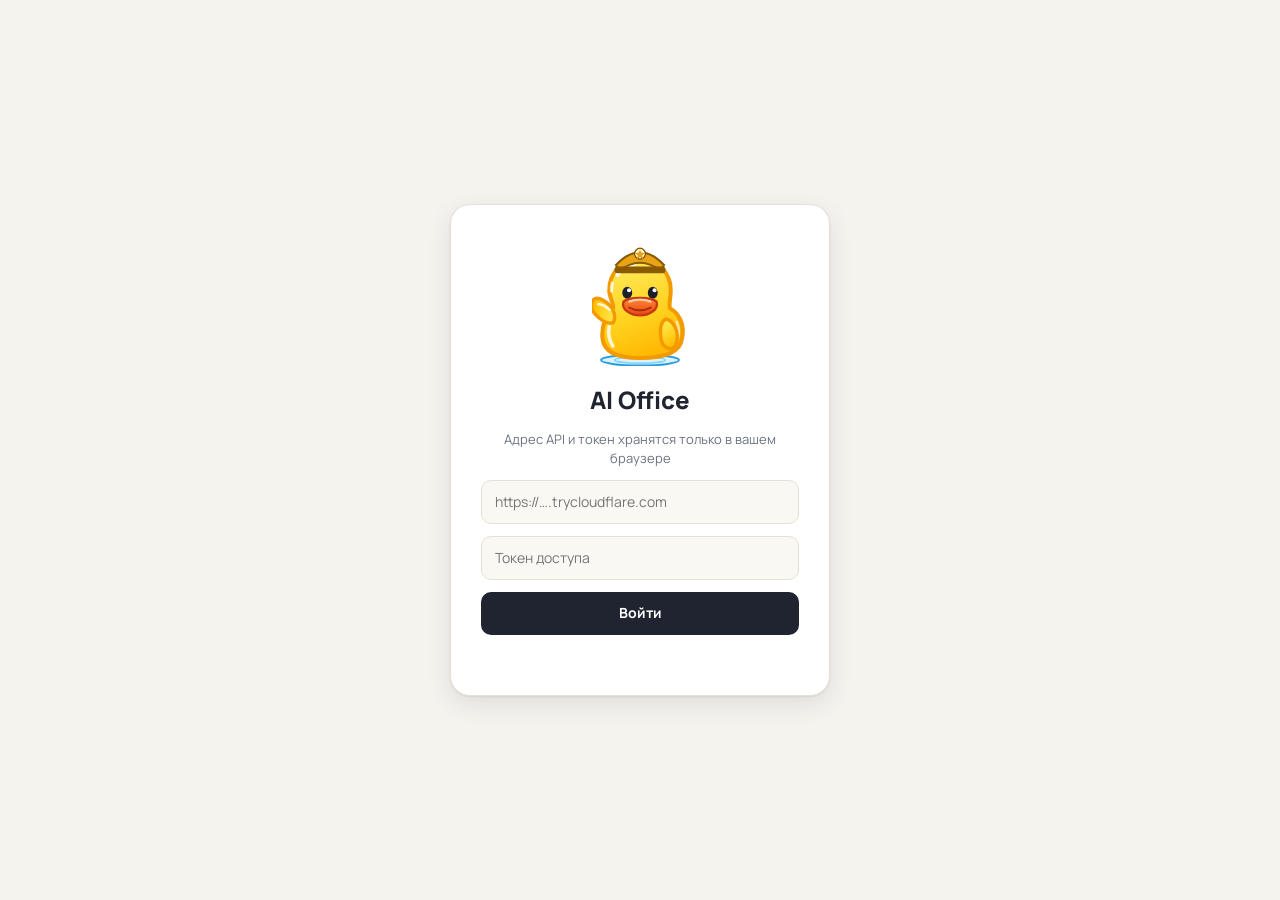
<file: web/index.html>
<!doctype html>
<html lang="ru">
<head>
<meta charset="utf-8">
<meta name="viewport" content="width=device-width,initial-scale=1">
<title>AI Office</title>
<link rel="preconnect" href="https://fonts.googleapis.com">
<link rel="preconnect" href="https://fonts.gstatic.com" crossorigin>
<link href="https://fonts.googleapis.com/css2?family=JetBrains+Mono:wght@500;700&family=Manrope:wght@500;600;700;800&family=Pixelify+Sans:wght@500;600;700&display=swap" rel="stylesheet">
<link rel="stylesheet" href="style.css">
</head>
<body>

<div id="login" class="login hidden">
  <form id="loginForm">
    <div class="login-duck" id="loginDuck"></div>
    <h1>AI Office</h1>
    <p>Адрес API и токен хранятся только в вашем браузере</p>
    <input id="apiUrl" placeholder="https://….trycloudflare.com" autocomplete="off" required>
    <input id="apiToken" type="password" placeholder="Токен доступа" autocomplete="off" required>
    <button type="submit">Войти</button>
    <div id="loginErr" class="err" role="alert"></div>
  </form>
</div>

<div id="app" class="app hidden">
  <main class="main">
    <header class="topbar">
      <div class="brand"><span class="brand-mark"></span>AI Office</div>
      <nav id="officeTabs" class="tabs" aria-label="Офисы"></nav>
      <div id="conn" class="conn off">нет связи</div>
      <div class="spacer"></div>
      <button id="calBtn" class="btn-ghost chat-btn hidden" type="button" title="Календарь студии: неделя × каналы">📅 Календарь<b id="calBadge" class="badge hidden">0</b></button>
      <button id="chatBtn" class="btn-ghost chat-btn" type="button" title="Чат с сотрудниками">💬 Чат<b id="chatBadge" class="badge hidden">0</b></button>
      <div id="clock" class="clock"></div>
      <button id="logout" class="btn-ghost">Выйти</button>
    </header>

    <div class="stage" id="stage">
    <section class="floor-wrap">
      <div class="floor" id="floor">
        <canvas id="cvBack" width="320" height="180"></canvas>
        <div class="wall"><div class="board" id="funnel"></div></div>
        <div id="desks"></div>
        <div id="actors"></div>
        <canvas id="cvFront" width="320" height="180"></canvas>
        <div class="room-label" id="lblDept" style="left:3.6%;top:25%">Отдел поиска работы</div>
        <div class="room-label" id="lblCap" style="left:44.6%;top:31.5%">Кабинет руководителя</div>
        <div class="room-label hidden" id="lblDept2" style="left:60%;top:25%"></div>
        <div id="bubbles"></div>
      </div>
    </section>

    <section class="bottom">
      <div class="panel"><h3>Запланировано</h3><ul id="tasks"></ul></div>
      <div class="panel"><h3 id="listTitle">Вакансии</h3><ul id="jobs"></ul></div>
      <div class="panel"><h3>Журнал</h3><ul id="events" class="log"></ul></div>
    </section>
    </div>

    <section class="dock" id="dock" aria-label="Чат и ход работы">
      <div class="dock-col dock-chat">
        <header class="dock-head chat-top"><h3 title="Переписка общая с Telegram-ботом @NickG_smm_bot">Чат</h3><nav class="chat-tabs" id="chatTabs" aria-label="Собеседники"></nav></header>
        <div id="chatPinned" class="chat-pinned hidden" aria-live="polite"></div>
        <div class="chat-log" id="chatLog" role="log" aria-live="polite"></div>
        <div class="chat-typing" id="chatTyping"></div>
        <form class="chat-form" id="chatForm">
          <textarea id="chatInput" rows="1" placeholder="Напишите сотруднику…" maxlength="2000" aria-label="Сообщение"></textarea>
          <button class="btn-primary" type="submit" id="chatSend">Отправить</button>
        </form>
      </div>
      <div class="dock-col dock-live">
        <header class="dock-head"><h3>Сейчас в работе</h3><span class="live-dot" title="обновляется автоматически"></span><span class="dock-sub" id="liveCount"></span></header>
        <div id="liveNow" class="live-now"></div>
        <header class="dock-head sub"><h3>Лента работ</h3><span class="dock-sub">что происходит прямо сейчас</span></header>
        <ul id="liveFeed" class="live-feed"></ul>
      </div>
    </section>
  </main>

  <aside class="side">
    <div class="stats">
      <div><b id="sTotal">0</b><span>Сотрудников</span></div>
      <div><b id="sActive" class="ok">0</b><span>В работе</span></div>
      <div><b id="sWait" class="warn">0</b><span>Ждут вас</span></div>
    </div>
    <ul id="agentList" class="agents"></ul>
    <div id="detail" class="detail hidden"></div>
    <div class="hint">Нажмите на сотрудника, чтобы увидеть детали</div>
  </aside>
</div>

<div id="cal" class="modal cal hidden" role="dialog" aria-modal="true" aria-labelledby="calTitle">
  <div class="cal-card">
    <header class="cal-head">
      <h2 id="calTitle">Календарь студии</h2>
      <div class="cal-nav"><button id="calPrev" class="btn-ghost" type="button" aria-label="Прошлая неделя">‹</button><b id="calWeek"></b><button id="calNext" class="btn-ghost" type="button" aria-label="Следующая неделя">›</button><button id="calToday" class="btn-ghost" type="button">Сегодня</button></div>
      <label class="cal-auto" title="Каждый день сам собирает план на завтра: варианты для видео и для постов одной карточкой"><input type="checkbox" id="calAuto"> Автоплан в <span id="calAutoAt">20:00</span></label>
      <button id="calClose" class="btn-ghost" type="button" aria-label="Закрыть">✕</button>
    </header>
    <div class="cal-body" id="calBody"></div>
    <footer class="cal-foot" id="calFoot"></footer>
  </div>
</div>

<div id="modal" class="modal hidden" role="dialog" aria-modal="true" aria-labelledby="mTitle">
  <div class="modal-card">
    <div class="m-head"><div id="mAvatar" class="av big"></div><div><h2 id="mTitle"></h2><div id="mSub" class="m-sub"></div></div>
      <button id="mClose" class="btn-ghost" aria-label="Закрыть">✕</button></div>
    <div class="m-body">
      <section>
        <label for="mPrompt" class="lbl">Системный промпт</label>
        <textarea id="mPrompt" rows="11" spellcheck="false"></textarea>
        <div class="m-row"><span id="mVer" class="m-sub"></span><span class="spacer"></span>
          <button id="mSave" class="btn-primary">Сохранить</button></div>
        <div id="mMsg" class="m-msg" role="status"></div>
        <details><summary>История версий</summary><ul id="mHist" class="hist"></ul></details>
      </section>
      <section>
        <div class="lbl">Навыки</div>
        <div id="mSkills" class="skills"></div>
        <div class="m-row"><span class="spacer"></span><button id="mSaveSkills" class="btn-primary">Сохранить навыки</button></div>
      </section>
    </div>
  </div>
</div>



<script src="duck.js"></script>
<script src="office.js"></script>
<script src="app.js"></script>
<script src="chat.js"></script>
<script src="cal_core.js"></script>
<script src="cal.js"></script>
</body>
</html>
</file>
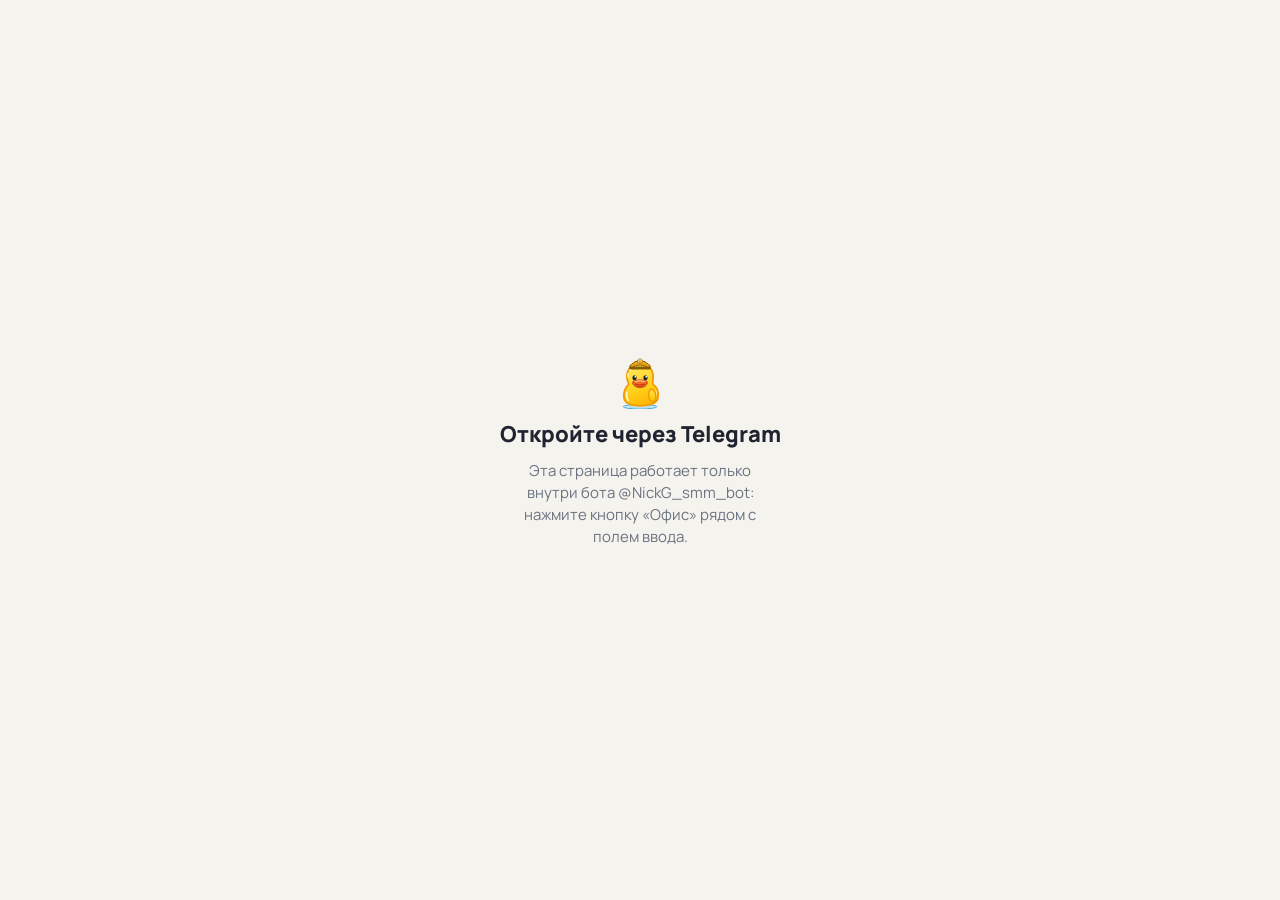
<file: web/app.html>
<!doctype html>
<html lang="ru">
<head>
<meta charset="utf-8">
<meta name="viewport" content="width=device-width,initial-scale=1,viewport-fit=cover,user-scalable=no">
<meta name="theme-color" content="#F5F3EE">
<title>AI Office</title>
<link rel="preconnect" href="https://fonts.googleapis.com">
<link rel="preconnect" href="https://fonts.gstatic.com" crossorigin>
<link href="https://fonts.googleapis.com/css2?family=JetBrains+Mono:wght@500;700&family=Manrope:wght@500;600;700;800&display=swap" rel="stylesheet">
<link rel="stylesheet" href="mini.css">
<script src="https://telegram.org/js/telegram-web-app.js"></script>
</head>
<body>
<div id="gate" class="gate">
  <div id="gateDuck" class="gate-duck"></div>
  <h1 id="gateTitle">AI Office</h1>
  <p id="gateText">Подключаюсь к офису…</p>
  <button id="gateRetry" class="btn hidden" type="button">Повторить</button>
</div>

<div id="app" class="app hidden">
  <header class="top">
    <button id="back" class="back hidden" type="button" aria-label="Назад">‹</button>
    <div class="brand"><span class="brand-mark"></span><span id="brandText">Nick G SMM</span></div>
    <div id="conn" class="conn off" title="связь с офисом">·</div>
  </header>

  <div id="stale" class="stale hidden" role="status">Нет связи с офисом: показаны данные на <b id="staleAt"></b></div>

  <main class="views">
    <section id="v-now" class="view">
      <div id="pinned" class="pinned hidden" aria-live="polite"></div>
      <div id="crew" class="crew"></div>
      <div id="clips" class="clips"></div>
    </section>

    <section id="v-chat" class="view hidden">
      <nav id="who" class="who" aria-label="Кому писать"></nav>
      <div id="log" class="log" role="log" aria-live="polite"></div>
      <div id="typing" class="typing"></div>
    </section>

    <section id="v-feed" class="view hidden">
      <ul id="feed" class="feed"></ul>
    </section>

    <section id="v-cal" class="view hidden">
      <div class="mc-bar"><button id="mcPrev" type="button" aria-label="Прошлая неделя">‹</button><b id="mcWeek"></b><button id="mcNext" type="button" aria-label="Следующая неделя">›</button><button id="mcToday" type="button">Сегодня</button></div>
      <label class="mc-auto"><input type="checkbox" id="mcAuto"> Автоплан: план дня сам в <span id="mcAutoAt">20:00</span></label>
      <div id="mcBody" class="mc-body"></div>
    </section>
  </main>

  <form id="composer" class="composer hidden">
    <textarea id="msg" rows="1" maxlength="2000" placeholder="Напишите сотруднику…" aria-label="Сообщение"></textarea>
    <button class="send" type="submit" id="send" aria-label="Отправить">↑</button>
  </form>

  <nav class="tabbar" role="tablist">
    <button role="tab" data-v="now" class="on">Сейчас</button>
    <button role="tab" data-v="chat">Чат<b id="badge" class="badge hidden">0</b></button>
    <button role="tab" data-v="cal">Календарь<b id="calBadgeM" class="badge hidden">0</b></button>
    <button role="tab" data-v="feed">Лента</button>
  </nav>
</div>

<div id="sheet" class="sheet hidden" role="dialog" aria-modal="true" aria-labelledby="sheetTitle">
  <div class="sheet-card">
    <h3 id="sheetTitle">Что исправить?</h3>
    <p class="sheet-sub">Сотрудник учтёт это сразу.</p>
    <textarea id="sheetText" rows="4" maxlength="2000" placeholder="Например: сделай первую сцену короче и крупнее текст"></textarea>
    <div class="sheet-btns"><button class="btn ghost" id="sheetCancel" type="button">Отмена</button><button class="btn" id="sheetOk" type="button">Отправить правки</button></div>
  </div>
</div>

<script src="duck.js"></script>
<script src="mini_core.js"></script>
<script src="cal_core.js"></script>
<script src="mini.js"></script>
</body>
</html>
</file>
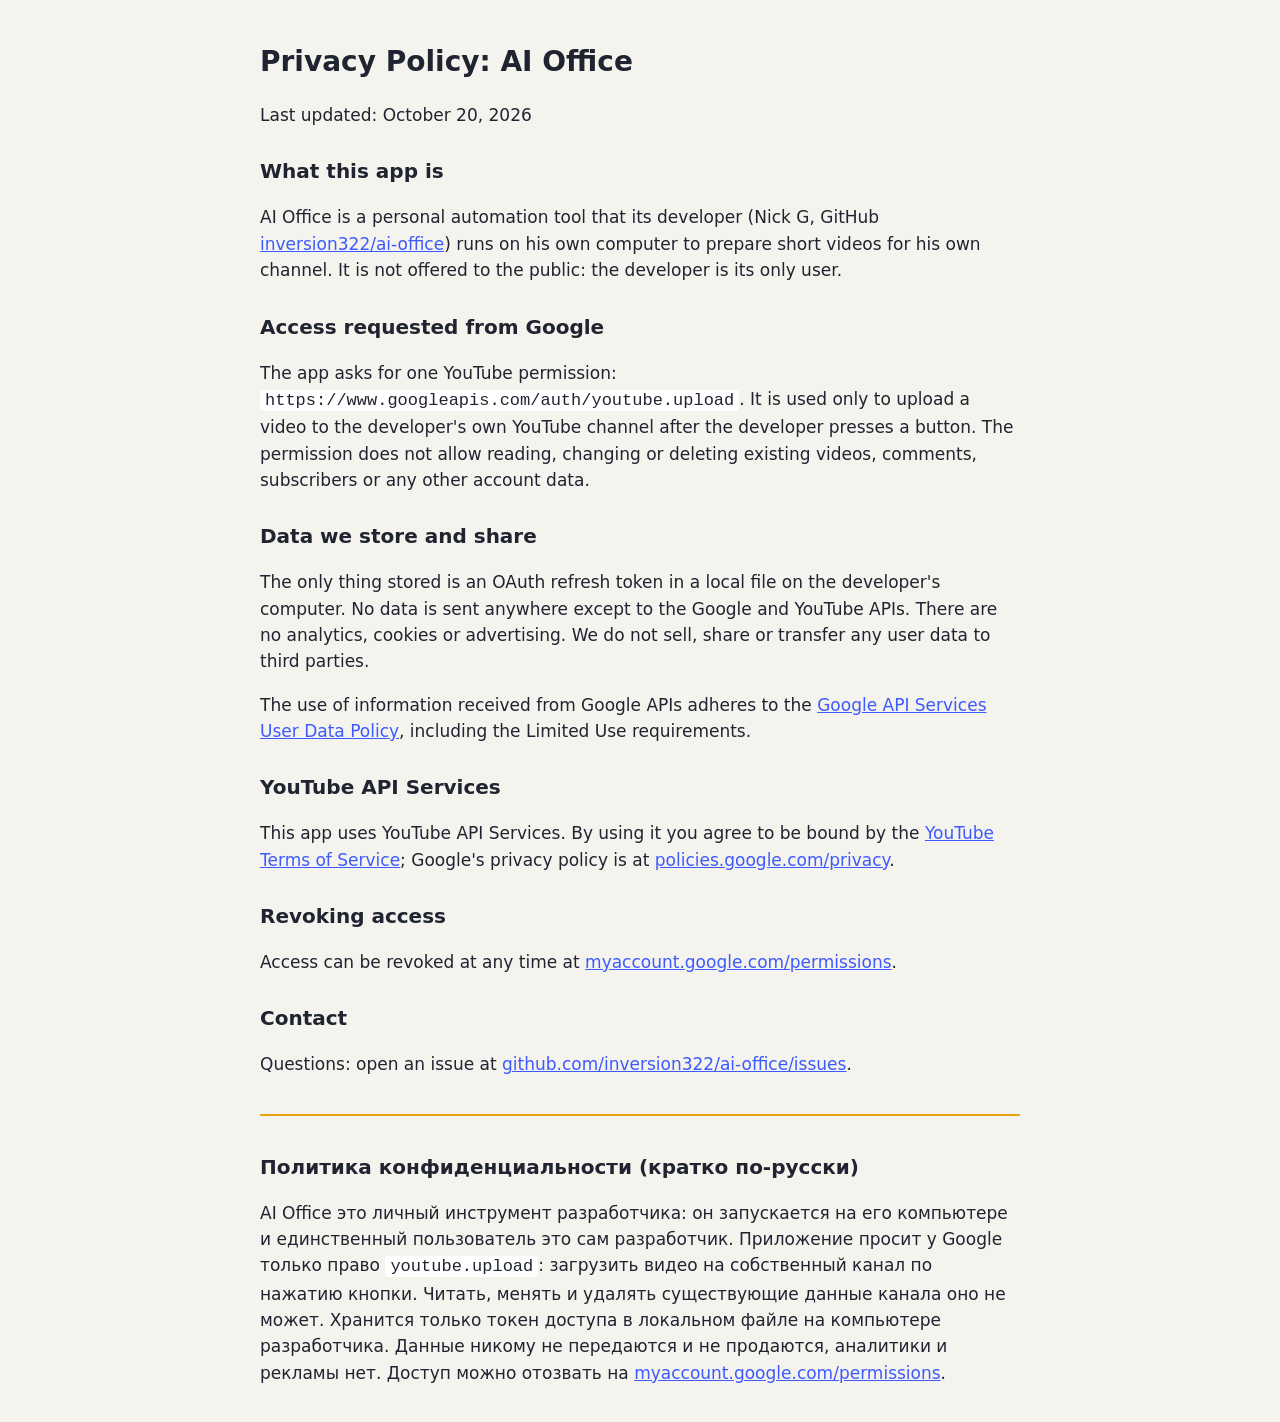
<file: web/privacy.html>
<!doctype html>
<html lang="en"><head><meta charset="utf-8"><meta name="viewport" content="width=device-width,initial-scale=1"><title>Privacy Policy: AI Office</title><style>body{font:17px/1.55 system-ui,Segoe UI,Arial,sans-serif;max-width:760px;margin:40px auto;padding:0 20px;color:#1f2430;background:#f5f3ee}h1{font-size:28px}h2{font-size:20px;margin-top:28px}a{color:#3d5afe}code{background:#fff;padding:1px 5px;border-radius:4px}.ru{border-top:2px solid #e8a317;margin-top:36px;padding-top:8px}</style></head><body>
<h1>Privacy Policy: AI Office</h1>
<p>Last updated: October 20, 2026</p>
<h2>What this app is</h2>
<p>AI Office is a personal automation tool that its developer (Nick G, GitHub <a href="https://github.com/inversion322/ai-office">inversion322/ai-office</a>) runs on his own computer to prepare short videos for his own channel. It is not offered to the public: the developer is its only user.</p>
<h2>Access requested from Google</h2>
<p>The app asks for one YouTube permission: <code>https://www.googleapis.com/auth/youtube.upload</code>. It is used only to upload a video to the developer's own YouTube channel after the developer presses a button. The permission does not allow reading, changing or deleting existing videos, comments, subscribers or any other account data.</p>
<h2>Data we store and share</h2>
<p>The only thing stored is an OAuth refresh token in a local file on the developer's computer. No data is sent anywhere except to the Google and YouTube APIs. There are no analytics, cookies or advertising. We do not sell, share or transfer any user data to third parties.</p>
<p>The use of information received from Google APIs adheres to the <a href="https://developers.google.com/terms/api-services-user-data-policy">Google API Services User Data Policy</a>, including the Limited Use requirements.</p>
<h2>YouTube API Services</h2>
<p>This app uses YouTube API Services. By using it you agree to be bound by the <a href="https://www.youtube.com/t/terms">YouTube Terms of Service</a>; Google's privacy policy is at <a href="https://policies.google.com/privacy">policies.google.com/privacy</a>.</p>
<h2>Revoking access</h2>
<p>Access can be revoked at any time at <a href="https://myaccount.google.com/permissions">myaccount.google.com/permissions</a>.</p>
<h2>Contact</h2>
<p>Questions: open an issue at <a href="https://github.com/inversion322/ai-office/issues">github.com/inversion322/ai-office/issues</a>.</p>
<div class="ru"><h2>Политика конфиденциальности (кратко по-русски)</h2>
<p>AI Office это личный инструмент разработчика: он запускается на его компьютере и единственный пользователь это сам разработчик. Приложение просит у Google только право <code>youtube.upload</code>: загрузить видео на собственный канал по нажатию кнопки. Читать, менять и удалять существующие данные канала оно не может. Хранится только токен доступа в локальном файле на компьютере разработчика. Данные никому не передаются и не продаются, аналитики и рекламы нет. Доступ можно отозвать на <a href="https://myaccount.google.com/permissions">myaccount.google.com/permissions</a>.</p></div>
</body></html>
</file>
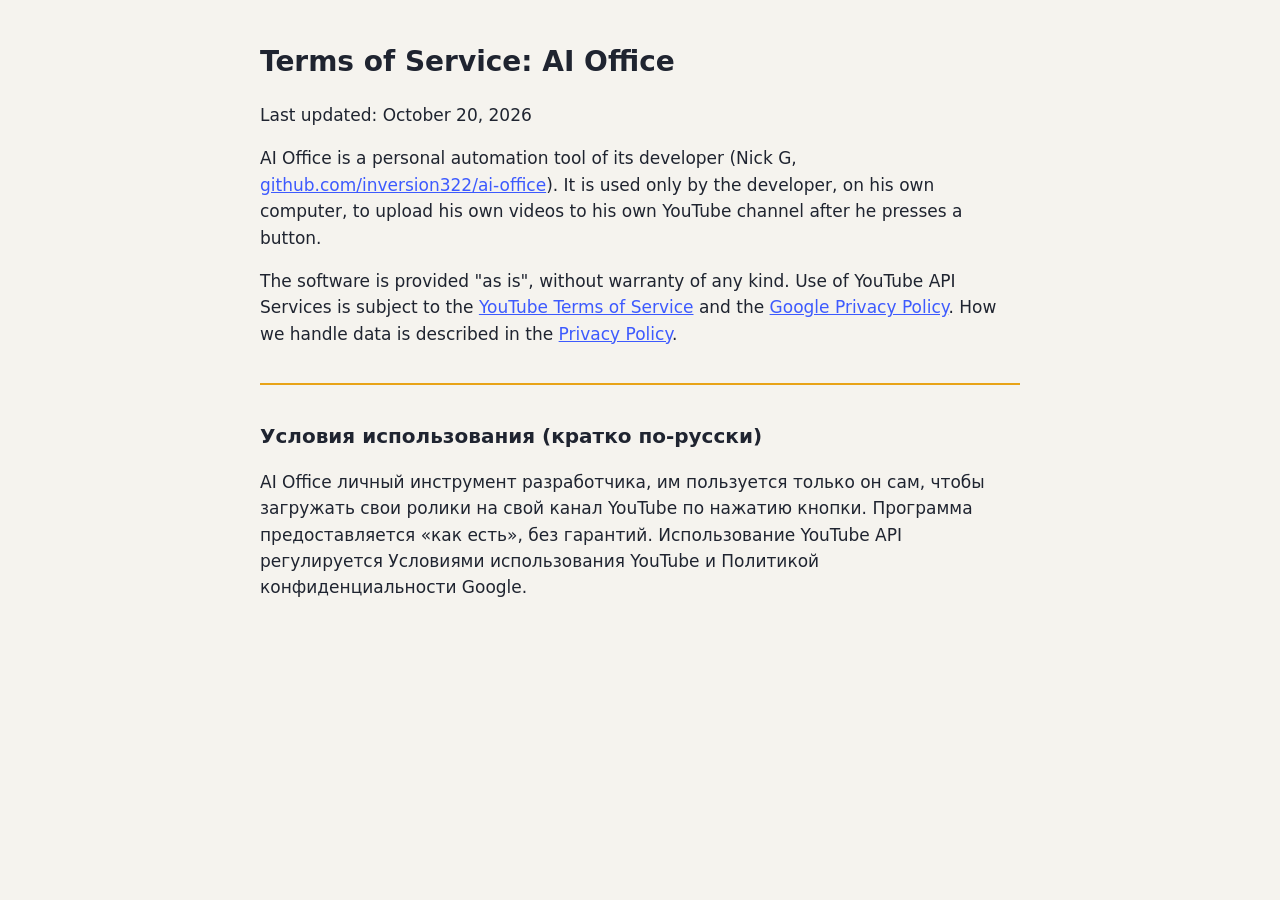
<file: web/terms.html>
<!doctype html>
<html lang="en"><head><meta charset="utf-8"><meta name="viewport" content="width=device-width,initial-scale=1"><title>Terms of Service: AI Office</title><style>body{font:17px/1.55 system-ui,Segoe UI,Arial,sans-serif;max-width:760px;margin:40px auto;padding:0 20px;color:#1f2430;background:#f5f3ee}h1{font-size:28px}h2{font-size:20px;margin-top:28px}a{color:#3d5afe}code{background:#fff;padding:1px 5px;border-radius:4px}.ru{border-top:2px solid #e8a317;margin-top:36px;padding-top:8px}</style></head><body>
<h1>Terms of Service: AI Office</h1>
<p>Last updated: October 20, 2026</p>
<p>AI Office is a personal automation tool of its developer (Nick G, <a href="https://github.com/inversion322/ai-office">github.com/inversion322/ai-office</a>). It is used only by the developer, on his own computer, to upload his own videos to his own YouTube channel after he presses a button.</p>
<p>The software is provided "as is", without warranty of any kind. Use of YouTube API Services is subject to the <a href="https://www.youtube.com/t/terms">YouTube Terms of Service</a> and the <a href="https://policies.google.com/privacy">Google Privacy Policy</a>. How we handle data is described in the <a href="privacy.html">Privacy Policy</a>.</p>
<div class="ru"><h2>Условия использования (кратко по-русски)</h2>
<p>AI Office личный инструмент разработчика, им пользуется только он сам, чтобы загружать свои ролики на свой канал YouTube по нажатию кнопки. Программа предоставляется «как есть», без гарантий. Использование YouTube API регулируется Условиями использования YouTube и Политикой конфиденциальности Google.</p></div>
</body></html>
</file>
<file: web/style.css>
/* AI Office: светлая тема. Поверхность Monitor: плотность и чёткая иерархия.
   Акцент один: янтарный (цвет утиного клюва). Шрифты: Manrope + JetBrains Mono. */
:root{
  --bg:#F5F3EE;--surface:#FFFFFF;--surface2:#FAF8F3;--line:#E6E1D6;--line2:#D9D3C5;
  --ink:#1F2430;--mut:#6B7280;--accent:#E8A317;--accent-ink:#7A4E00;
  --ok:#1F9D63;--warn:#D98200;--err:#D64545;--info:#2F80ED;
  --floor:#E9DFC9;--floor2:#E1D5BB;--wall:#C9694B;--wall2:#B85A3E;
  --r:14px;--shadow:0 1px 2px #1f243014,0 8px 24px #1f24301a;
}
*{box-sizing:border-box;margin:0;padding:0}
html,body{height:100%}
body{background:var(--bg);color:var(--ink);font:14px/1.45 "Manrope",system-ui,sans-serif;-webkit-font-smoothing:antialiased}
.hidden{display:none!important}
button{cursor:pointer;font:inherit}
:focus-visible{outline:2px solid var(--accent);outline-offset:2px}
.clock,.stats b,.f-col b{font-family:"JetBrains Mono",ui-monospace,monospace}

.login{position:fixed;inset:0;display:grid;place-items:center;background:var(--bg)}
.login form{width:min(380px,92vw);background:var(--surface);border:1px solid var(--line);border-radius:20px;padding:30px;display:grid;gap:12px;box-shadow:var(--shadow);justify-items:center;text-align:center}
.login h1{font-size:24px;font-weight:800}.login p{color:var(--mut);font-size:13px}
.login input{width:100%;background:var(--surface2);border:1px solid var(--line);color:var(--ink);border-radius:10px;padding:11px 13px;font:inherit}
.login button{width:100%;background:var(--ink);color:#fff;border:0;border-radius:10px;padding:11px;font-weight:700}
.login button:hover{background:#000}
.err{color:var(--err);min-height:18px;font-size:13px}

.app{display:grid;grid-template-columns:minmax(0,1fr) 340px;height:100vh}
.main{display:flex;flex-direction:column;min-width:0;overflow:auto;padding:14px 16px 16px;gap:14px}
.topbar{display:flex;align-items:center;gap:14px}
.brand{display:flex;align-items:center;gap:10px;font-weight:800;font-size:17px;letter-spacing:-.01em}
.brand-mark{width:22px;height:22px;border-radius:7px;background:var(--accent);box-shadow:inset 0 -3px 0 #0002}
.conn{font-size:12px;font-weight:700;padding:4px 10px;border-radius:99px;background:var(--surface);border:1px solid var(--line)}
.conn::before{content:"";display:inline-block;width:7px;height:7px;border-radius:50%;margin-right:6px;background:var(--err)}
.conn.on::before{background:var(--ok);box-shadow:0 0 0 3px #1f9d6322}
.conn.on{color:var(--ok)}.conn.off{color:var(--err)}
.spacer{flex:1}.clock{color:var(--mut);font-size:12px}
.btn-ghost{background:var(--surface);border:1px solid var(--line);color:var(--mut);border-radius:9px;padding:6px 12px;font-weight:600}
.btn-ghost:hover{color:var(--ink);border-color:var(--line2)}

.floor-wrap{background:var(--surface);border:1px solid var(--line);border-radius:var(--r);box-shadow:var(--shadow);padding:10px}
.floor{position:relative;width:100%;aspect-ratio:var(--office-ar,1.7778);border:4px solid #3A2A1F;overflow:hidden;background:#E8D5AE;box-shadow:0 4px 0 #0002}
.floor canvas{position:absolute;inset:0;width:100%;height:100%;image-rendering:pixelated;image-rendering:crisp-edges}
#cvBack{z-index:1}#cvFront{z-index:6;pointer-events:none}
.wall{position:absolute;left:0;right:0;top:0;height:22%;z-index:2;pointer-events:none}
.board{position:absolute;left:50%;top:6%;width:38%;height:80%;transform:translateX(-50%);background:#FFF9E8;border:3px solid #3A2A1F;box-shadow:0 3px 0 #0003;display:flex;gap:1%;align-items:flex-end;padding:2px 5px 3px;font-family:"Pixelify Sans",sans-serif}
.f-col{flex:1 1 0;min-width:0;text-align:center;font-size:8px;font-weight:600;color:#6B5A44;line-height:1.05;display:flex;flex-direction:column;justify-content:flex-end;height:100%;white-space:nowrap}
.f-col b{font-family:"Pixelify Sans",sans-serif;font-size:13px;color:#3A2A1F}
.f-col i{display:block;margin:1px auto;width:60%;background:var(--accent);border:2px solid #3A2A1F;border-bottom:0;min-height:2px;transition:height .6s}
.desk{position:absolute;transform:translate(-50%,-50%);cursor:pointer;z-index:7}
.desk .plate{position:absolute;left:50%;top:100%;transform:translateX(-50%);margin-top:2px;white-space:nowrap;text-align:center;background:#FFF9E8;border:2px solid #3A2A1F;padding:1px 6px 2px;box-shadow:0 2px 0 #0003;pointer-events:none;font-family:"Pixelify Sans",sans-serif}
.plate b{display:block;font-size:11px;font-weight:700;line-height:1.15;color:#3A2A1F}
.plate span{display:block;font-size:9px;color:#7A4E00;font-weight:500;line-height:1.1}
.desk.offline .plate{opacity:.6}

.actor{position:absolute;transform:translate(-50%,-100%);transition:left 1.4s cubic-bezier(.45,.05,.3,1),top 1.4s cubic-bezier(.45,.05,.3,1);z-index:5;cursor:pointer;width:calc(8.5% * 320 / var(--ow,320))}      /* размер утки: доля от 320-пиксельной ширины, на широком холсте пересчитывается */
.actor svg{width:100%;height:auto;display:block;overflow:visible}
.actor.offline{filter:grayscale(1) opacity(.45)}

#bubbles{position:absolute;inset:0;pointer-events:none;z-index:9}
.bubble{position:absolute;transform:translate(-50%,-100%);max-width:210px;background:#fff;border:2px solid var(--ink);border-radius:12px;padding:6px 10px;font-size:11.5px;font-weight:600;line-height:1.3;box-shadow:0 4px 0 #0002;animation:pop .25s ease-out}
.bubble::after{content:"";position:absolute;left:50%;bottom:-9px;margin-left:-6px;border:6px solid transparent;border-top-color:var(--ink);border-bottom:0}
.bubble small{display:block;color:var(--accent-ink);font-weight:800;font-size:9.5px;text-transform:uppercase;letter-spacing:.06em;margin-bottom:1px}
.bubble.assign{background:#FFF6DC;border-color:var(--accent-ink)}.bubble.assign::after{border-top-color:var(--accent-ink)}
@keyframes pop{from{transform:translate(-50%,-90%) scale(.7);opacity:0}}

.bottom{display:grid;grid-template-columns:repeat(3,1fr);gap:14px}
.panel{background:var(--surface);border:1px solid var(--line);border-radius:var(--r);padding:12px 14px;max-height:230px;overflow:auto;box-shadow:var(--shadow)}
.panel h3{font-size:10.5px;text-transform:uppercase;letter-spacing:.1em;color:var(--mut);margin-bottom:6px;font-weight:800}
.panel li{list-style:none;padding:6px 0;border-bottom:1px solid var(--line);font-size:12.5px;font-weight:600}
.panel li:last-child{border:0}
.panel li small{color:var(--mut);display:block;font-weight:500}
.log li{font-family:"JetBrains Mono",monospace;font-size:11px;font-weight:500}

.side{background:var(--surface);border-left:1px solid var(--line);display:flex;flex-direction:column;min-height:0}
.stats{display:grid;grid-template-columns:repeat(3,1fr);gap:8px;padding:16px}
.stats div{background:var(--surface2);border:1px solid var(--line);border-radius:12px;padding:10px 6px;text-align:center}
.stats b{display:block;font-size:24px;font-weight:700;line-height:1.1}.stats b.ok{color:var(--ok)}.stats b.warn{color:var(--warn)}
.stats span{font-size:10.5px;color:var(--mut);font-weight:700}
.agents{list-style:none;overflow:auto;flex:1;padding:0 10px;display:grid;gap:4px;align-content:start}
.agents li{display:flex;gap:11px;padding:8px 10px;border:1px solid transparent;border-radius:12px;cursor:pointer;align-items:center}
.agents li:hover{background:var(--surface2)}
.agents li.sel{background:#FFF8E6;border-color:#F3D98F}
.av{width:64px;height:64px;border-radius:12px;display:grid;place-items:center;flex:none;background:var(--surface2);border:1px solid var(--line);overflow:hidden}
.av svg{width:46px;height:auto;margin-top:0}
.agents b{display:flex;align-items:center;gap:6px;font-size:13px;font-weight:800}
.agents small{color:var(--mut);display:block;white-space:nowrap;overflow:hidden;text-overflow:ellipsis;max-width:215px;font-weight:600;font-size:11.5px}
.agents .title{color:var(--accent-ink);font-weight:700}
.dot{display:inline-block;width:8px;height:8px;border-radius:50%;background:#b8bcc6;flex:none}
.dot.working{background:var(--ok);box-shadow:0 0 0 3px #1f9d6322}.dot.waiting{background:var(--warn)}.dot.error{background:var(--err)}.dot.idle{background:var(--info)}
.detail{margin:10px;padding:14px;background:var(--surface2);border:1px solid var(--line);border-radius:12px;font-size:12.5px}
.detail h4{font-size:14px;font-weight:800}.detail .t{color:var(--accent-ink);font-weight:700;margin-bottom:6px}
.detail p{color:var(--mut);margin:3px 0;font-weight:600}.detail p b{color:var(--ink)}
.bar{height:7px;background:var(--line);border-radius:4px;margin-top:8px;overflow:hidden}.bar i{display:block;height:100%;background:var(--ok);transition:width .5s}
.hint{padding:11px;text-align:center;color:var(--mut);font-size:11px;border-top:1px solid var(--line);font-weight:600}

@media(max-width:980px){
  .app{grid-template-columns:1fr;height:auto}.side{border-left:0;border-top:1px solid var(--line)}
  .bottom{grid-template-columns:1fr}.plate b{font-size:8px}.plate span{display:none}
}
@media(prefers-reduced-motion:reduce){*{animation:none!important;transition:none!important}}

/* утка: доп. анимации */

/* модальное окно */
.modal{position:fixed;inset:0;background:#1f243066;backdrop-filter:blur(2px);display:grid;place-items:center;z-index:50;padding:16px}
.modal-card{width:min(860px,100%);max-height:92vh;overflow:auto;background:var(--surface);border-radius:18px;box-shadow:0 20px 60px #0004;border:1px solid var(--line)}
.m-head{display:flex;align-items:center;gap:14px;padding:16px 20px;border-bottom:1px solid var(--line)}
.m-head h2{font-size:18px;font-weight:800}.m-head>.btn-ghost{margin-left:auto}
.m-sub{color:var(--accent-ink);font-weight:700;font-size:12px}
.av.big{width:96px;height:96px}.av.big svg{width:68px}
.m-body{display:grid;grid-template-columns:1.5fr 1fr;gap:22px;padding:18px 20px 22px}
.lbl{display:block;font-size:10.5px;text-transform:uppercase;letter-spacing:.1em;color:var(--mut);font-weight:800;margin-bottom:6px}
textarea{width:100%;border:1px solid var(--line2);border-radius:12px;padding:12px;font:13px/1.5 "JetBrains Mono",monospace;color:var(--ink);background:var(--surface2);resize:vertical}
.m-row{display:flex;align-items:center;gap:10px;margin-top:10px}
.btn-primary{background:var(--ink);color:#fff;border:0;border-radius:10px;padding:9px 16px;font-weight:700}
.btn-primary:hover{background:#000}.btn-primary.wide{width:100%;margin-top:10px}
.m-msg{min-height:18px;font-size:12px;color:var(--ok);font-weight:700;margin-top:6px}
details{margin-top:6px}summary{cursor:pointer;color:var(--mut);font-weight:700;font-size:12px}
.hist{list-style:none;margin-top:6px;max-height:160px;overflow:auto}.hist li{padding:6px 0;border-bottom:1px solid var(--line);font-size:12px}
.hist small{display:block;color:var(--mut)}
.skills{display:grid;gap:6px}
.skill{display:flex;gap:10px;align-items:flex-start;padding:8px 10px;border:1px solid var(--line);border-radius:10px;cursor:pointer;background:var(--surface2)}
.skill:has(input:checked){background:#FFF8E6;border-color:#F3D98F}
.skill input{margin-top:3px;accent-color:var(--accent)}
.skill b{display:block;font-size:12.5px}.skill small{display:block;color:var(--mut);font-size:11px;font-weight:500}
@media(max-width:760px){.m-body{grid-template-columns:1fr}}

.bubble{border-radius:0;border-width:3px;font-family:"Pixelify Sans",sans-serif;font-size:12px;box-shadow:3px 3px 0 #0003}
.bubble small{font-family:"Pixelify Sans",sans-serif}
.login-duck svg{image-rendering:pixelated}

/* анимации уток */
.duck .wl{transform-origin:14px 46px}.duck .wr{transform-origin:50px 46px}
.duck .wiggle{transform-origin:32px 70px}
.duck .eyes{transform-origin:32px 27.5px;animation:blink 4.8s infinite}
.duck .ripple{transform-origin:32px 72.4px;animation:ripple 2.8s ease-in-out infinite}
@keyframes blink{0%,93%,100%{transform:scaleY(1)}96%{transform:scaleY(.08)}}
@keyframes ripple{0%,100%{transform:scale(1);opacity:1}50%{transform:scale(1.07,1.12);opacity:.65}}
@keyframes wave{0%,100%{transform:rotate(112deg)}50%{transform:rotate(152deg)}}
@keyframes tapL{from{transform:rotate(14deg)}to{transform:rotate(38deg)}}
@keyframes tapR{from{transform:rotate(-38deg)}to{transform:rotate(-14deg)}}
@keyframes flapL{from{transform:rotate(20deg)}to{transform:rotate(70deg)}}
@keyframes flapR{from{transform:rotate(-70deg)}to{transform:rotate(-20deg)}}
@keyframes waddle{from{transform:rotate(-3.5deg) translateY(0)}to{transform:rotate(3.5deg) translateY(-2px)}}
@keyframes bob{50%{transform:translateY(-1.5px)}}
.actor.idle .wl,.actor.waiting .wl{animation:wave 1.7s ease-in-out infinite}
.actor.working .wl{animation:tapL .24s ease-in-out infinite alternate}
.actor.working .wr{animation:tapR .24s .12s ease-in-out infinite alternate}
.actor.working .wiggle{animation:bob 1.2s ease-in-out infinite}
.actor.walking .wl{animation:flapL .26s ease-in-out infinite alternate!important}
.actor.walking .wr{animation:flapR .26s ease-in-out infinite alternate!important}
.actor.walking .wiggle{animation:waddle .3s ease-in-out infinite alternate!important}
.actor.offline .eyes,.actor.offline .ripple{animation:none}
.av .duck .wl,.login-duck .duck .wl{animation:none}

/* KPI-табло в отделе поиска работы и подписи кабинетов */
.board{left:calc(3.4% * 320 / var(--ow,320));transform:none;width:calc(34.6% * 320 / var(--ow,320));top:7%;height:80%;flex-direction:column;align-items:stretch;gap:2px}
.kpi-title{font:700 9px "Pixelify Sans",sans-serif;text-transform:uppercase;letter-spacing:.06em;color:#7A4E00;text-align:center;line-height:1}
.kpi-cols{display:flex;gap:1%;align-items:flex-end;flex:1;min-height:0}
.room-label{position:absolute;z-index:7;pointer-events:none;font:600 9px "Pixelify Sans",sans-serif;text-transform:uppercase;letter-spacing:.05em;color:#3A5568;background:#EAF4FA;border:2px solid #5F7F95;padding:0 5px 1px;box-shadow:0 2px 0 #0002}
.actor.walking,.actor.visiting{z-index:8}

/* переключатель офисов */
.tabs{display:flex;gap:6px;margin-left:14px}
.tab{font:700 12px "Manrope",sans-serif;padding:5px 12px;border-radius:999px;border:2px solid #3A2A1F;background:#FFF9E8;color:#3A2A1F;cursor:pointer;box-shadow:0 2px 0 #0002}
.tab:hover{background:#FFF1CC}
.tab.on{background:#E8A317;box-shadow:0 2px 0 #0003}

/* нижний блок: чат с сотрудниками (слева) и «Сейчас в работе» (справа) */
.chat-btn{position:relative;margin-right:8px}
.badge{display:inline-block;min-width:18px;padding:0 5px;margin-left:6px;border-radius:99px;background:var(--err);color:#fff;font:700 11px/18px "Manrope",sans-serif;text-align:center}
.dock{display:grid;grid-template-columns:minmax(0,1.55fr) minmax(0,1fr);gap:14px;flex:1 0 340px;min-height:340px}
.bottom .panel{max-height:200px}
.dock-col{background:var(--surface);border:1px solid var(--line);border-radius:var(--r);box-shadow:var(--shadow);display:flex;flex-direction:column;min-height:0;min-width:0;overflow:hidden}
.dock-head{display:flex;align-items:center;gap:8px;padding:11px 14px 6px}
.dock-head h3{font-size:10.5px;text-transform:uppercase;letter-spacing:.1em;color:var(--mut);font-weight:800}
.dock-head.sub{padding-top:10px;border-top:1px solid var(--line)}
.dock-sub{font-size:11px;color:var(--mut);margin-left:auto;font-weight:500}
.live-dot{width:8px;height:8px;border-radius:50%;background:var(--ok);box-shadow:0 0 0 0 #1F9D6366;animation:livepulse 1.8s infinite}
@keyframes livepulse{0%{box-shadow:0 0 0 0 #1F9D6366}70%{box-shadow:0 0 0 7px #1F9D6300}100%{box-shadow:0 0 0 0 #1F9D6300}}
.chat-pinned{margin:0 12px 6px;padding:6px 8px;border:1px solid #EBCB7A;background:#FFF8E6;border-radius:12px;max-height:46%;overflow-y:auto;overflow-x:hidden;display:grid;grid-template-columns:minmax(0,1fr);gap:6px;flex:none}
.chat-pinned h4{font-size:10.5px;font-weight:800;color:var(--accent-ink);text-transform:uppercase;letter-spacing:.06em}
.act{background:#fff;border:1px solid var(--line2);border-radius:9px;padding:5px 8px;min-width:0}
.act-line{display:flex;align-items:center;gap:8px;min-width:0}
.act.fresh{animation:fresh 1.2s ease-out 2}
@keyframes fresh{0%,100%{box-shadow:0 0 0 0 #E8A31700}50%{box-shadow:0 0 0 4px #E8A31766}}
.act-text{flex:1 1 auto;min-width:0;font-size:12.5px;line-height:1.35;white-space:nowrap;overflow:hidden;text-overflow:ellipsis;color:var(--ink)}
.act-text[data-more]{cursor:pointer}
.act.open .act-text{white-space:pre-wrap;overflow:visible;overflow-wrap:anywhere}
.act-btns{display:flex;flex-wrap:wrap;gap:5px;margin-top:5px;min-width:0}
.act-more{background:none;border:0;color:var(--accent-ink);font:700 11px 'Manrope',sans-serif;padding:0;text-decoration:underline;flex:none}
.act-meta{font-size:10.5px;color:var(--mut);flex:1 0 100%;display:none}
.act.open .act-meta{display:block;margin-top:4px}
.btns{display:flex;flex-wrap:wrap;gap:5px;margin-top:5px;min-width:0}
.btns button{font:700 11.5px 'Manrope',sans-serif;padding:4px 9px;border:1px solid var(--line2);border-radius:7px;background:#fff;color:var(--ink)}
.act-btns button{font:700 11.5px 'Manrope',sans-serif;padding:4px 9px;border:1px solid var(--line2);border-radius:7px;background:#fff;color:var(--ink)}
.act-btns button:first-child,.btns button:first-child{background:var(--accent);border-color:var(--accent);color:var(--ink)}
.btns button:hover,.act-btns button:hover{filter:brightness(.95)}
.btns button:disabled,.act-btns button:disabled{opacity:.5;cursor:default}
.rev textarea{width:100%;min-height:56px;margin-top:8px;border:1px solid var(--line2);border-radius:8px;padding:7px 9px;font:13px "Manrope",sans-serif;resize:vertical;background:var(--surface2)}
.chat-top{padding:9px 12px 6px;gap:10px}
.chat-tabs{display:flex;gap:5px;overflow-x:auto;scrollbar-width:none;flex:1;min-width:0}
.chat-tabs::-webkit-scrollbar{display:none}
.chat-tab{flex:0 0 auto;display:flex;align-items:center;gap:5px;padding:2px;border:1px solid var(--line);border-radius:99px;background:var(--surface2);font:700 12px 'Manrope',sans-serif;color:var(--ink);white-space:nowrap;position:relative}
.chat-tab .av{width:24px;height:24px;overflow:hidden;display:block;border-radius:50%;background:#fff}
.chat-tab .av svg{width:24px;height:auto;display:block}
.chat-tab.on{background:#FFF1CC;border-color:var(--accent);padding-right:10px}
.chat-tab .dot{width:9px;height:9px;border-radius:50%;background:var(--err);position:absolute;top:-2px;right:-1px;border:2px solid #fff}
.chat-log{flex:1;min-height:80px;overflow-y:auto;padding:10px 14px;display:flex;flex-direction:column;gap:7px;background:var(--surface2);border-top:1px solid var(--line)}
.msg{max-width:86%;padding:7px 11px;border-radius:12px;font-size:13px;line-height:1.4;white-space:pre-wrap;overflow-wrap:anywhere;color:var(--ink)}
.msg.nick{align-self:flex-end;background:#FDEFC8;border:1px solid #EBCB7A;border-bottom-right-radius:3px}
.msg.ag{align-self:flex-start;background:#fff;border:1px solid var(--line);border-bottom-left-radius:3px}
.msg.sys{align-self:center;max-width:94%;background:transparent;border:1px dashed var(--line2);color:var(--mut);font-size:12px}
.msg .who{display:block;font:800 11px "Manrope",sans-serif;color:var(--accent-ink);margin-bottom:2px}
.msg .meta{display:block;font-size:10.5px;color:var(--mut);margin-top:3px;text-align:right}
.msg .answered{display:block;margin-top:6px;font:700 12px "Manrope",sans-serif;color:var(--ok)}
.chat-empty{margin:auto;color:var(--mut);font-size:13px;text-align:center;padding:16px}
.chat-typing{padding:0 14px;font-size:12px;color:var(--mut);background:var(--surface2);flex:none}
.chat-typing:empty{display:none}
.chat-typing:not(:empty){padding:2px 14px}
.chat-form{display:flex;gap:8px;padding:8px 12px;border-top:1px solid var(--line);background:var(--surface);flex:none}
.chat-form textarea{flex:1;resize:none;max-height:110px;border:1px solid var(--line2);border-radius:10px;padding:8px 11px;font:13px "Manrope",sans-serif;background:var(--surface2)}
.live-now{padding:0 12px 6px;display:grid;grid-template-columns:minmax(0,1fr);gap:6px;max-height:58%;overflow-y:auto;overflow-x:hidden;flex:none}
.live-card{display:grid;grid-template-columns:30px minmax(0,1fr);gap:8px;align-items:center;padding:4px 8px;border:1px solid #BCD3F8;background:#F2F7FF;border-radius:10px;cursor:pointer;min-width:0}
.live-card.err{border-color:#F0B8B8;background:#FFF3F3}
.live-card.wait{border-color:var(--line);background:var(--surface2)}
.live-card .av{width:30px;height:30px;overflow:hidden;border-radius:50%;background:#fff}
.live-card .av svg{width:30px;height:auto;display:block}
.live-card b{font-size:12px;display:block;line-height:1.2}
.live-card .t{font-size:11.5px;color:var(--ink);line-height:1.3;white-space:nowrap;overflow:hidden;text-overflow:ellipsis}
.live-card .m{font-size:10.5px;color:var(--mut);font-family:"JetBrains Mono",monospace}
.live-card .bar{margin-top:3px;height:4px}.live-card .bar i{background:var(--info)}
/* шкала прогресса с подписью внутри: «62% · ещё ~12 мин» */
.pbar{position:relative;height:18px;margin-top:5px;border-radius:9px;background:#E3EAF5;border:1px solid #C9D6EA;overflow:hidden}
.pbar i,.work-badge .pbar i{position:absolute;left:0;top:0;bottom:0;height:auto;background:linear-gradient(90deg,#A9D0FF,#7DB2F7);transition:width .8s}
.pbar span{position:relative;display:block;text-align:center;font:700 10.5px/16px "JetBrains Mono",monospace;color:#1F2430;white-space:nowrap;overflow:hidden;text-overflow:ellipsis;padding:0 6px}
.pbar.over i,.work-badge .pbar.over i{background:linear-gradient(90deg,#FFD9A0,#F5B25A)}
.work-badge .pbar{margin:4px -4px -2px}.work-badge .pbar span{font-size:10px;padding:0 3px}
.live-card .pbar{height:16px;margin-top:3px}.live-card .pbar span{font-size:10px;line-height:14px}
.live-empty{padding:6px 14px 12px;font-size:12.5px;color:var(--mut)}
.live-feed{list-style:none;overflow-y:auto;overflow-x:hidden;flex:1;min-height:60px;padding:2px 14px 10px}
.live-feed li{display:grid;grid-template-columns:auto 1fr;gap:4px 8px;padding:5px 0;border-bottom:1px solid var(--line);font-size:12px;line-height:1.35}
.live-feed li:last-child{border:0}
.live-feed time{font:500 10.5px "JetBrains Mono",monospace;color:var(--mut);padding-top:1px}
.live-feed b{font-weight:800}
.live-feed li.err{color:var(--err)}
.live-feed li.new time::before{content:"";display:inline-block;width:6px;height:6px;border-radius:50%;background:var(--ok);margin-right:4px}
@media (max-width:980px){.dock{grid-template-columns:1fr}.dock-col{min-height:380px}}
/* постоянная подпись «над чем работает» (над рабочим местом) */
.work-badge{position:absolute;transform:translate(-50%,-100%);max-width:170px;white-space:normal;background:#EAF2FF;border:2px solid #2F6FE4;border-radius:10px;padding:4px 9px 6px;font-size:11px;font-weight:700;line-height:1.25;color:#1F2430;box-shadow:0 3px 0 #0002;overflow:hidden;animation:pop .25s ease-out}
.work-badge small{display:block;color:#2F6FE4;font-weight:800;font-size:9px;text-transform:uppercase;letter-spacing:.06em;margin-bottom:1px}
.work-badge i{position:absolute;left:0;bottom:0;height:3px;background:#2F6FE4}
.work-badge::after{content:"";position:absolute;left:50%;bottom:-8px;margin-left:-6px;border:6px solid transparent;border-top-color:#2F6FE4;border-bottom:0}
.work-badge{overflow:visible}

.work-badge.side{transform:translate(-50%,0);max-width:150px;z-index:9}
.work-badge.side::after{top:-8px;bottom:auto;border-top:0;border-bottom:6px solid #2F6FE4}

.live-prio{padding:6px 10px;border:1px solid #EBCB7A;background:#FFF8E6;border-radius:10px;font:700 12px 'Manrope',sans-serif;color:var(--accent-ink)}

/* Пропорции экрана: офис ограничен по высоте окна (на большом мониторе он не съедает весь экран), чат получает остальное место.
   --office-h: высота рамки офиса (с отступами). Ширина считается из неё в формате 16:9, на узком экране офис сжимается до ширины колонки. */
.stage{--office-h:clamp(390px,40vh,640px);display:grid;grid-template-columns:minmax(0,1fr);gap:14px;flex:none}
.floor-wrap{width:min(100%,calc((var(--office-h) - 22px) * var(--office-ar,1.7778) + 22px));margin:0 auto}
.dock{flex:1 0 340px;min-height:340px}
.msg{max-width:min(86%,780px)}
/* ≥1500 px шириной: три справочные карточки встают справа от офиса (в колонку), а не под ним: высота экрана уходит чату */
@media (min-width:1500px){
  .stage{grid-template-columns:calc((var(--office-h) - 22px) * var(--office-ar,1.7778) + 22px) minmax(0,1fr)}
  .floor-wrap{margin:0;width:100%}
  .bottom{grid-template-columns:minmax(0,1fr);grid-template-rows:repeat(3,minmax(0,1fr));contain:size;min-width:0}
  .bottom .panel{max-height:none;height:100%;padding:10px 14px}
  .dock{grid-template-columns:minmax(0,1.3fr) minmax(0,1fr)}
}
/* крупный монитор: текст чата читаемее */
@media (min-width:1700px){
  .msg{font-size:15px;padding:9px 13px}.msg .who{font-size:12px}.msg .meta{font-size:11.5px}
  .act-text{font-size:14.5px}.btns button,.act-btns button{font-size:13px;padding:6px 12px}
  .chat-form textarea{font-size:15px}.chat-tab{font-size:13px}
  .live-card b{font-size:13.5px}.live-card .t{font-size:13px}.live-feed li{font-size:13px}.live-feed time{font-size:11.5px}
  .dock-head h3{font-size:11.5px}.chat-empty{font-size:14.5px}
}
@media (min-width:980px) and (max-width:1499px){ .bottom .panel{max-height:150px} }

/* невысокое окно: отступы компактнее, чтобы поле ввода чата не уходило под сгиб */
@media (max-height:860px){.main{padding:8px 12px 10px;gap:8px}.stage{gap:8px}}

.act-btns .act-dismiss{background:transparent;border-color:transparent;color:var(--mut);font-weight:700;margin-left:auto}
.act-btns .act-dismiss:hover{color:var(--err);filter:none}
.clear-wait{margin-top:8px}

/* метка варианта одной темы в списке роликов: «B · Один объект» */
.vtag{display:inline-block;font:700 10px/16px 'JetBrains Mono',monospace;padding:0 6px;border-radius:8px;background:#EEF0FF;color:#364FC7;border:1px solid #C9D2FF;vertical-align:1px;font-style:normal}

/* узкая плашка «работает» (столы стоят плотно): только метка и шкала, ширина по шагу между столами */
.work-badge.narrow{padding:3px 6px 5px;min-width:96px}.work-badge.narrow small{margin-bottom:0}.work-badge.narrow .pbar{margin:3px -2px -1px}.work-badge.narrow .pbar span{font-size:8.5px;letter-spacing:-.2px;padding:0 1px}

/* группы сотрудников в боковом списке (офис SMM): вид деятельности и площадка */
.grp{list-style:none;padding:10px 14px 4px;font:800 10.5px 'Manrope',sans-serif;text-transform:uppercase;letter-spacing:.08em;color:var(--accent-ink);border-bottom:1px solid var(--line);cursor:default;background:var(--surface2)}

/* ---------- календарь студии: неделя × каналы ---------- */
.cal-you{--cb:#FFF4D6;--cl:#E8A317;--ct:#7A4E00}.cal-work{--cb:#E8F1FD;--cl:#2F80ED;--ct:#1D4F99}.cal-ok{--cb:#E6F6EE;--cl:#1F9D63;--ct:#146B43}.cal-done{--cb:#D3EFE0;--cl:#14804E;--ct:#0E5C38}
.cal-wait{--cb:#F4F2EC;--cl:#D9D3C5;--ct:#6B7280}.cal-bad{--cb:#FDE8E8;--cl:#D64545;--ct:#9B2C2C}.cal-off{--cb:#F7F5F0;--cl:#E6E1D6;--ct:#9AA0A6}
.cal{align-items:start;padding:4vh 2vw}.cal-card{width:min(1700px,100%);max-height:92vh;display:flex;flex-direction:column;background:var(--surface);border-radius:18px;box-shadow:0 20px 60px #0004;border:1px solid var(--line)}
.cal-head{display:flex;align-items:center;gap:16px;padding:14px 20px;border-bottom:1px solid var(--line);flex-wrap:wrap}.cal-head h2{font-size:18px;font-weight:800}
.cal-nav{display:flex;align-items:center;gap:8px}.cal-nav b{min-width:150px;text-align:center;font-weight:800}.cal-auto{display:flex;align-items:center;gap:6px;margin-left:auto;font-weight:700;font-size:13px;color:var(--ink);cursor:pointer}.cal-auto input{width:16px;height:16px;accent-color:var(--accent)}
.cal-body{overflow:auto;padding:14px 16px;flex:1 1 auto}.cal-grid{display:grid;grid-template-columns:170px repeat(7,minmax(172px,1fr));gap:6px;min-width:1400px}
.cal-dh{font-weight:800;font-size:13px;text-align:center;padding:8px 4px;border-radius:10px;background:var(--surface2);border:1px solid var(--line)}.cal-dh.today{background:var(--accent);border-color:var(--accent);color:#3A2A1F}
.cal-ch{display:flex;flex-direction:column;gap:2px;justify-content:center;padding:8px 10px;border-radius:10px;background:var(--surface2);border:1px solid var(--line)}.cal-ch b{font-size:13px}.cal-ch span{font-size:11px;color:var(--mut)}
.cal-cell{display:flex;flex-direction:column;gap:5px;padding:6px;border-radius:10px;border:1px solid var(--line);background:#fff;min-height:150px}.cal-cell.today{border:2px solid var(--accent);background:#FFFCF3}.cal-cell.past{background:var(--surface2)}
.cal-plan-head{font-size:11px;font-weight:800;color:var(--accent-ink);text-transform:uppercase;letter-spacing:.03em}
.cal-slot{display:grid;grid-template-columns:auto auto 1fr;gap:2px 6px;align-items:start;padding:5px 7px;border-radius:9px;border:1px solid var(--cl);border-left-width:4px;background:var(--cb);color:var(--ct);font-size:12px;cursor:pointer}
.cal-slot .t{font:700 11px "JetBrains Mono",monospace}.cal-slot .n{font-weight:700;color:var(--ink);display:-webkit-box;-webkit-line-clamp:2;-webkit-box-orient:vertical;overflow:hidden}.cal-slot.open .n{-webkit-line-clamp:unset}
.cal-slot .s{grid-column:1/-1;font-size:11px;font-weight:700}.cal-slot a{color:inherit;text-decoration:underline}.cal-off .n{text-decoration:line-through;color:var(--mut)}
.cal-none{color:var(--mut);font-size:12px;padding:4px 2px}.cal-plan,.cal-open{margin-top:auto;border:1px dashed var(--line2);background:var(--surface);color:var(--accent-ink);border-radius:9px;padding:6px 8px;font:700 12px "Manrope",sans-serif;cursor:pointer}.cal-plan:hover,.cal-open:hover{border-color:var(--accent);background:#FFF9E8}.cal-plan:disabled{opacity:.6;cursor:default}
.cal-foot{display:flex;gap:8px;align-items:center;flex-wrap:wrap;padding:10px 20px;border-top:1px solid var(--line)}.cal-leg{padding:2px 9px;border-radius:99px;border:1px solid var(--cl);background:var(--cb);color:var(--ct);font-size:11px;font-weight:700}.cal-hint{margin-left:auto;font-size:12px;color:var(--mut)}
.cal-empty{padding:30px;text-align:center;color:var(--mut)}
</file>
<file: web/mini.css>
/* Mini App: светлая палитра дашборда, один янтарный акцент. Зоны нажатия не меньше 44 px. */
:root{--bg:#F5F3EE;--surface:#fff;--surface2:#FAF8F3;--line:#E6E1D6;--line2:#D9D3C5;--ink:#1F2430;--mut:#6B7280;--accent:#E8A317;--accent-ink:#7A4E00;--ok:#1F9D63;--warn:#D98200;--err:#D64545;--info:#2F80ED;--r:16px;
  --vh:100vh;--sb:env(safe-area-inset-bottom,0px);--st:env(safe-area-inset-top,0px)}
*{box-sizing:border-box;margin:0;padding:0;-webkit-tap-highlight-color:transparent}
html,body{height:100%;overscroll-behavior:none}
body{background:var(--bg);color:var(--ink);font:15px/1.45 "Manrope",system-ui,sans-serif;-webkit-font-smoothing:antialiased;height:var(--vh);overflow:hidden}
.hidden{display:none!important}
button{font:inherit;color:inherit;border:0;background:none;cursor:pointer}
h2{font-size:12px;letter-spacing:.06em;text-transform:uppercase;color:var(--mut);font-weight:800;margin:4px 2px 8px}

.gate{position:fixed;inset:0;display:grid;place-content:center;justify-items:center;gap:10px;padding:28px;text-align:center;background:var(--bg)}
.gate h1{font-size:22px;font-weight:800}.gate p{color:var(--mut);max-width:30ch}
.btn{min-height:44px;padding:0 18px;border-radius:12px;background:var(--ink);color:#fff;font-weight:700}
.btn.ghost{background:var(--surface2);color:var(--ink);border:1px solid var(--line)}
.btn:disabled{opacity:.5}

.app{height:var(--vh);display:grid;grid-template-rows:auto minmax(0,1fr) auto auto;padding-top:var(--st)}
.top{grid-row:1}.views{grid-row:2}.composer{grid-row:3}.tabbar{grid-row:4}
.top{display:flex;align-items:center;gap:10px;padding:10px 16px;border-bottom:1px solid var(--line);background:var(--surface)}
.brand{font-weight:800;display:flex;align-items:center;gap:8px}
.brand-mark{width:12px;height:12px;border-radius:4px;background:var(--accent)}
.conn{margin-left:auto;width:10px;height:10px;border-radius:50%;font-size:0}
.conn.on{background:var(--ok)}.conn.off{background:var(--err)}

.views{min-height:0;position:relative}
.app{position:relative}
.view{position:absolute;inset:0;overflow-y:auto;-webkit-overflow-scrolling:touch;padding:12px 14px 18px}
#v-chat{display:flex;flex-direction:column;padding:0}

.pinned{background:#FFF7E3;border:1px solid #F0D58A;border-radius:var(--r);padding:12px;margin-bottom:12px}
.pinned h2{color:var(--accent-ink);margin-top:0}
.card{background:var(--surface);border:1px solid var(--line);border-radius:14px;padding:12px;margin-top:8px}
.card-from{font-size:12px;font-weight:800;color:var(--accent-ink)}
.card-text{margin-top:4px;white-space:pre-wrap;word-break:break-word}
.card-text.clamp{display:-webkit-box;-webkit-line-clamp:3;-webkit-box-orient:vertical;overflow:hidden}
.more{color:var(--info);font-weight:700;min-height:36px}
.card-btns{display:flex;flex-wrap:wrap;gap:8px;margin-top:8px}

.crew{display:grid;gap:10px}
.prio{background:#FFF1F0;border:1px solid #F3C4C0;color:#9B2C2C;border-radius:12px;padding:8px 12px;font-weight:700}
.agent{display:flex;gap:12px;background:var(--surface);border:1px solid var(--line);border-radius:var(--r);padding:12px;min-height:76px;box-shadow:0 1px 2px #1f243010}
.agent.working{border-color:#F0D58A;background:#FFFDF6}.agent.error{border-color:#F3C4C0}
.duck{flex:0 0 56px;height:56px;display:grid;place-items:center}
.agent-body{min-width:0;flex:1}
.agent-top{display:flex;justify-content:space-between;gap:8px;align-items:center}
.st{font-size:11px;font-weight:800;padding:3px 8px;border-radius:99px;background:#EEF0F3;color:var(--mut)}
.st.working{background:#FFF1CC;color:var(--accent-ink)}.st.waiting{background:#E7F0FE;color:var(--info)}.st.error{background:#FDE7E7;color:var(--err)}
.role{font-size:12px;color:var(--mut)}.task{margin-top:2px;word-break:break-word}
.bar{height:5px;border-radius:9px;background:#EFEAE0;margin-top:8px;overflow:hidden}.bar i{display:block;height:100%;background:var(--accent)}
.pbar{position:relative;height:20px;border-radius:10px;background:#EFEAE0;margin-top:8px;overflow:hidden}.pbar i{position:absolute;left:0;top:0;bottom:0;background:#F6C970;transition:width .8s}.pbar span{position:relative;display:block;text-align:center;font:700 11px/20px system-ui,sans-serif;color:#2b2418;white-space:nowrap;overflow:hidden;text-overflow:ellipsis;padding:0 8px}.pbar.over i{background:#F2A65A}
.clips{margin-top:16px}
.clip{display:flex;justify-content:space-between;gap:10px;padding:10px 2px;border-top:1px solid var(--line)}.clip span{color:var(--mut);white-space:nowrap}

.who{display:flex;gap:6px;overflow-x:auto;padding:10px 12px;border-bottom:1px solid var(--line);background:var(--surface);flex:0 0 auto;scrollbar-width:none}
.who button{flex:0 0 auto;min-height:36px;padding:0 14px;border-radius:99px;background:var(--surface2);border:1px solid var(--line);font-weight:700;font-size:13px}
.who button.on{background:var(--ink);color:#fff;border-color:var(--ink)}
.log{flex:1;min-height:0;overflow-y:auto;padding:12px 14px;display:flex;flex-direction:column;gap:10px;-webkit-overflow-scrolling:touch}
.m{max-width:86%;display:flex;flex-direction:column;gap:2px}
.m.me{align-self:flex-end;align-items:flex-end}
.from{font-size:11px;font-weight:800;color:var(--accent-ink);margin-left:4px}
.bubble{padding:9px 12px;border-radius:16px;background:var(--surface);border:1px solid var(--line);white-space:pre-wrap;word-break:break-word}
.m.me .bubble{background:var(--ink);color:#fff;border-color:var(--ink)}
.m time{font-size:11px;color:var(--mut);margin:0 4px}
.tag{font-size:11px;font-weight:800;color:var(--mut);margin-left:4px}.tag.open{color:var(--accent-ink)}
.typing{min-height:20px;padding:0 16px 4px;font-size:12px;color:var(--mut);flex:0 0 auto}
.empty{color:var(--mut);text-align:center;padding:30px 10px}

.feed{list-style:none;display:grid;gap:2px}
.feed li{padding:10px 2px;border-bottom:1px solid var(--line);display:grid;grid-template-columns:auto 1fr;gap:2px 10px}
.feed time{grid-row:1/3;font:500 11px "JetBrains Mono",monospace;color:var(--mut);padding-top:3px;min-width:58px}
.feed li.error time,.feed li.warn time{color:var(--err)}

.composer{display:flex;gap:8px;align-items:flex-end;padding:8px 12px;border-top:1px solid var(--line);background:var(--surface)}
.composer textarea{flex:1;resize:none;border:1px solid var(--line2);border-radius:20px;padding:10px 14px;font:inherit;background:var(--surface2);color:var(--ink);max-height:120px;min-height:44px;outline:none}
.composer textarea:focus{border-color:var(--accent)}
.send{flex:0 0 44px;height:44px;border-radius:50%;background:var(--accent);color:#2a1b00;font-size:22px;font-weight:800}
.send:disabled{opacity:.5}

.tabbar{display:grid;grid-template-columns:repeat(4,1fr);border-top:1px solid var(--line);background:var(--surface);padding-bottom:var(--sb)}
.tabbar button{min-height:52px;font-weight:700;color:var(--mut);position:relative}
.tabbar button.on{color:var(--ink);box-shadow:inset 0 -3px 0 var(--accent)}
.badge{position:absolute;top:8px;margin-left:4px;min-width:18px;height:18px;border-radius:9px;background:var(--accent);color:#2a1b00;font-size:11px;display:inline-grid;place-items:center;padding:0 5px}
body.chatting .tabbar{display:none}

.sheet{position:fixed;inset:0;background:#1f243066;display:flex;align-items:flex-end;z-index:20}
.sheet-card{width:100%;background:var(--surface);border-radius:20px 20px 0 0;padding:16px 16px calc(16px + var(--sb));display:grid;gap:8px}
.sheet-card h3{font-size:17px}.sheet-sub{color:var(--mut);font-size:13px}
.sheet-card textarea{width:100%;border:1px solid var(--line2);border-radius:12px;padding:10px 12px;font:inherit;resize:none;background:var(--surface2);outline:none}
.sheet-btns{display:flex;gap:8px;justify-content:flex-end}
@media (prefers-reduced-motion:no-preference){.agent.working .duck{animation:bob 1.6s ease-in-out infinite}@keyframes bob{50%{transform:translateY(-2px)}}}

.more-cards{width:100%;min-height:44px;margin-top:8px;border-radius:12px;background:#FFF1CC;color:var(--accent-ink);font-weight:800}
.pinned{padding:10px}

.back{width:40px;height:40px;margin:-6px 2px -6px -8px;border-radius:12px;font-size:30px;line-height:1;font-weight:700;color:var(--ink)}
.back:active{background:var(--surface2)}

.stale{position:absolute;left:0;right:0;z-index:5;background:#FDE7E7;color:#9B2C2C;font-weight:700;font-size:13px;padding:8px 14px;text-align:center;border-bottom:1px solid #F3C4C0;box-shadow:0 2px 8px #1f243014}

.dismiss{margin-top:8px;min-height:36px;padding:0 4px;color:var(--mut);font-weight:700;font-size:13px}
.dismiss:active{color:var(--err)}
.clear{margin-top:8px;min-height:36px;padding:0 12px;border-radius:10px;border:1px solid var(--line2);background:var(--surface2);font-weight:700;font-size:13px;color:var(--ink)}
.clear:disabled{opacity:.5}

.m .card-btns{margin-top:6px}.m.them{align-items:flex-start}.m .dismiss{margin-top:4px}

.vtag{display:inline-block;font:700 10px/16px system-ui,sans-serif;padding:0 6px;border-radius:8px;background:#EEF0FF;color:#364FC7;border:1px solid #C9D2FF;vertical-align:1px;font-style:normal}

/* блоки сотрудников по площадке (Telegram, YouTube, видео, управление): визуально отделены цветной полосой и заголовком */
.grp{background:var(--surface2,#F6F7FA);border:1px solid var(--line);border-left:5px solid var(--grp,#B8BECB);border-radius:var(--r);padding:8px 8px 10px}
.grp h3{font-size:12px;letter-spacing:.06em;text-transform:uppercase;font-weight:800;margin:0 4px 8px;display:flex;justify-content:space-between;align-items:baseline;gap:8px;color:var(--grp-ink,#4A5163)}
.grp h3 small{font-size:11px;font-weight:600;letter-spacing:0;text-transform:none;color:var(--mut)}
.grp-body{display:grid;gap:8px}
.grp.tg{--grp:#4C8DF6;--grp-ink:#2457B5}.grp.yt{--grp:#E5484D;--grp-ink:#A3282D}.grp.video{--grp:#12A594;--grp-ink:#0B6F63}.grp.studio{--grp:#8E6CEF;--grp-ink:#5B3FC0}.grp.core{--grp:#F5A623;--grp-ink:#8A5A00}

/* календарь студии */
.cal-you{--cb:#FFF4D6;--cl:#E8A317;--ct:#7A4E00}.cal-work{--cb:#E8F1FD;--cl:#2F80ED;--ct:#1D4F99}.cal-ok{--cb:#E6F6EE;--cl:#1F9D63;--ct:#146B43}.cal-done{--cb:#D3EFE0;--cl:#14804E;--ct:#0E5C38}
.cal-wait{--cb:#F4F2EC;--cl:#D9D3C5;--ct:#6B7280}.cal-bad{--cb:#FDE8E8;--cl:#D64545;--ct:#9B2C2C}.cal-off{--cb:#F7F5F0;--cl:#E6E1D6;--ct:#9AA0A6}
#v-cal{overflow:auto;padding:10px 12px 16px}.mc-bar{display:flex;align-items:center;gap:8px;margin-bottom:8px}.mc-bar b{flex:1;text-align:center;font-weight:800}.mc-bar button{min-width:44px;min-height:44px;border-radius:12px;background:var(--surface);border:1px solid var(--line);font-weight:800}
.mc-auto{display:flex;align-items:center;gap:8px;font-size:13px;font-weight:700;padding:6px 2px 10px}.mc-auto input{width:20px;height:20px;accent-color:var(--accent)}
.mc-day{margin-bottom:12px;padding:10px;border-radius:14px;background:var(--surface);border:1px solid var(--line)}.mc-day.today{border:2px solid var(--accent);background:#FFFCF3}.mc-day.past{opacity:.78}
.mc-day h3{font-size:14px;font-weight:800;margin-bottom:6px}.mc-ch{padding-top:6px;border-top:1px dashed var(--line)}.mc-ch:first-of-type{border-top:0;padding-top:0}
.mc-chh{display:flex;justify-content:space-between;gap:8px;align-items:baseline;margin-bottom:5px}.mc-chh b{font-size:13px}.mc-chh span{font-size:11px;font-weight:800;color:var(--accent-ink);text-transform:uppercase}
.mc-slot{display:grid;grid-template-columns:auto 1fr;gap:1px 8px;padding:7px 9px;margin-bottom:5px;border-radius:10px;border:1px solid var(--cl);border-left-width:4px;background:var(--cb);color:var(--ct)}
.mc-slot .t{font:700 12px "JetBrains Mono",monospace;grid-row:1/3;padding-top:2px}.mc-slot .n{font-weight:700;color:var(--ink);font-size:14px}.mc-slot .s{font-size:12px;font-weight:700}.mc-slot a{color:inherit;text-decoration:underline}.cal-off .n{text-decoration:line-through;color:var(--mut)}
.mc-none,.mc-note,.mc-empty{color:var(--mut);font-size:13px;padding:4px 2px}.mc-plan{width:100%;min-height:44px;border:1px dashed var(--line2);border-radius:12px;background:var(--surface);color:var(--accent-ink);font-weight:800}.mc-plan:disabled{opacity:.6}
</file>
